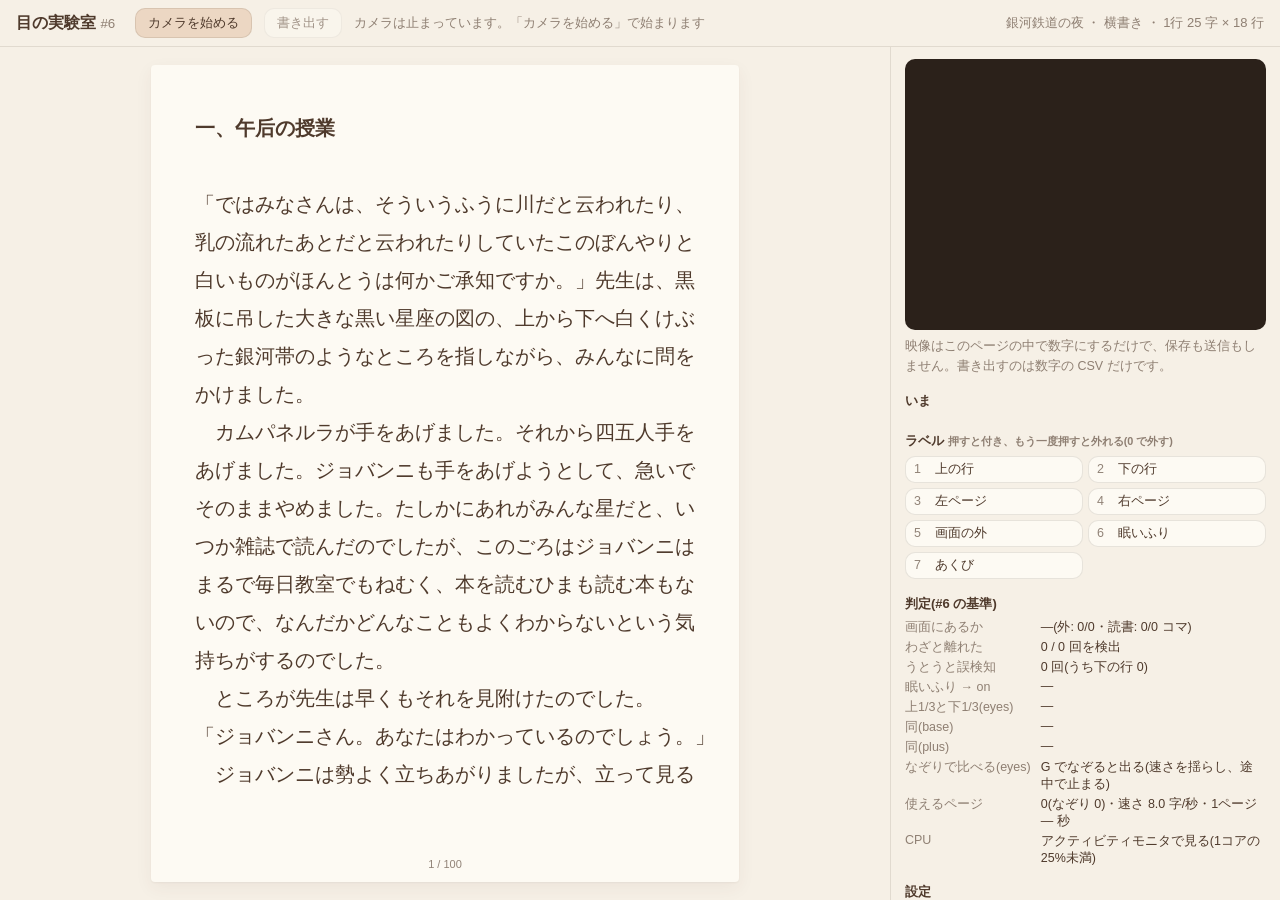
<file: tools/eyes-lab/index.html>
<!doctype html>
<!--
  目の実験室(#6)。ノートPCのカメラで、目が画面にあるか・うとうと・ページのどこを読んでいるかが、
  どこまで取れるかを、拡張に入れる前に測る。拡張には入れない。手順は README.md。

    python3 -m http.server 8000      (リポジトリの一番上で)
    → http://localhost:8000/tools/eyes-lab/

  カメラの映像はこのページの中で数字にするだけで、保存も送信もしない。
  MediaPipe(JS・WASM・顔のモデル)はネットから読む(拡張に入れるときは #7 で同梱する)。
-->
<html lang="ja">
  <head>
    <meta charset="utf-8" />
    <meta name="viewport" content="width=device-width, initial-scale=1" />
    <title>よみりん 目の実験室</title>
    <style>
      :root {
        --bg: #f6f0e6;
        --paper: #fdfaf3;
        --ink: #4f3a2c;
        --muted: rgba(79, 58, 44, 0.62);
        --faint: rgba(79, 58, 44, 0.12);
        --caramel: #c58a5c;
        --caramel-soft: #ecd7c3;
        --sage: #94a888;
        --sage-soft: #e3eadb;
        --sage-ink: #55694a;
        --danger: #b5523b;
        --shadow: 0 1px 2px rgba(79, 58, 44, 0.05), 0 6px 18px rgba(79, 58, 44, 0.06);
        font-family: 'Hiragino Maru Gothic ProN', 'Zen Maru Gothic', 'M PLUS Rounded 1c', sans-serif;
        color: var(--ink);
      }
      body {
        margin: 0;
        height: 100vh;
        background: var(--bg);
        display: grid;
        grid-template-rows: auto 1fr;
        overflow: hidden;
      }
      header {
        display: flex;
        align-items: center;
        gap: 12px;
        padding: 8px 16px;
        border-bottom: 1px solid var(--faint);
        font-size: 13px;
      }
      h1 {
        font-size: 16px;
        margin: 0 8px 0 0;
      }
      h1 small {
        color: var(--muted);
        font-weight: normal;
      }
      #status,
      #where {
        color: var(--muted);
      }
      #where {
        margin-left: auto;
      }
      button {
        font: inherit;
        color: var(--ink);
        background: var(--paper);
        border: 1px solid var(--faint);
        border-radius: 10px;
        padding: 5px 12px;
        cursor: pointer;
      }
      button:disabled {
        opacity: 0.5;
        cursor: default;
      }
      #start {
        background: var(--caramel-soft);
      }
      main {
        display: grid;
        grid-template-columns: 1fr 390px;
        min-height: 0;
      }
      #stage {
        display: flex;
        align-items: center;
        justify-content: center;
        min-width: 0;
        min-height: 0;
        position: relative;
      }
      #book {
        display: flex;
      }
      #book.v.spread {
        flex-direction: row-reverse;
      }
      .page {
        background: var(--paper);
        box-shadow: var(--shadow);
        border-radius: 4px;
        box-sizing: border-box;
        padding: var(--pad);
        position: relative;
        cursor: pointer;
        font-family: 'Hiragino Mincho ProN', 'Yu Mincho', 'Noto Serif JP', serif;
        font-size: var(--fs);
        font-kerning: none;
        user-select: none;
      }
      .v .body {
        writing-mode: vertical-rl;
        height: 100%;
      }
      .line {
        white-space: pre;
        line-height: var(--lh);
        border-radius: 3px;
      }
      .h .line {
        height: var(--lh);
      }
      .v .line {
        width: var(--lh);
      }
      .line.title {
        font-weight: 600;
      }
      .foot {
        position: absolute;
        bottom: 12px;
        left: 0;
        right: 0;
        text-align: center;
        font: 11px/1 'Hiragino Maru Gothic ProN', sans-serif;
        color: var(--muted);
      }
      /* なぞる: いまの行だけ濃く、ほかは薄く。行の中の進みを下線で見せる */
      .guiding .line {
        opacity: 0.32;
      }
      .guiding .line.guide {
        opacity: 1;
      }
      .h .line.guide {
        background: linear-gradient(to right, var(--caramel-soft) var(--g, 0%), transparent var(--g, 0%)) bottom / 100% 3px no-repeat;
      }
      .v .line.guide {
        background: linear-gradient(to bottom, var(--caramel-soft) var(--g, 0%), transparent var(--g, 0%)) left / 3px 100% no-repeat;
      }
      /* 推定: このあたりを読んでいるはず。真ん中の行を濃く、確からしさの幅を薄く(門が閉じているときは枠だけ) */
      .line.est {
        box-shadow: inset 0 0 0 999px rgba(148, 168, 136, 0.26);
      }
      .line.near {
        box-shadow: inset 0 0 0 999px rgba(148, 168, 136, 0.1);
      }
      .line.est.closed,
      .line.near.closed {
        box-shadow: inset 0 0 0 1px rgba(148, 168, 136, 0.45);
      }
      #panel {
        overflow-y: auto;
        border-left: 1px solid var(--faint);
        padding: 12px 14px 24px;
        font-size: 12.5px;
      }
      #panel h2 {
        font-size: 13px;
        margin: 16px 0 6px;
      }
      #cam {
        position: relative;
        width: 100%;
        aspect-ratio: 4 / 3;
        background: #2b211a;
        border-radius: 10px;
        overflow: hidden;
      }
      #cam video,
      #cam canvas {
        position: absolute;
        inset: 0;
        width: 100%;
        height: 100%;
        transform: scaleX(-1);
        object-fit: contain;
      }
      dl {
        display: grid;
        grid-template-columns: max-content 1fr;
        gap: 3px 10px;
        margin: 0;
      }
      dt {
        color: var(--muted);
      }
      dd {
        margin: 0;
        font-variant-numeric: tabular-nums;
      }
      .ok {
        color: var(--sage-ink);
      }
      .ng {
        color: var(--danger);
      }
      #labels {
        display: grid;
        grid-template-columns: repeat(2, 1fr);
        gap: 5px;
      }
      #labels button {
        text-align: left;
        padding: 4px 8px;
      }
      #labels button.on {
        background: var(--sage-soft);
        border-color: var(--sage);
      }
      kbd {
        display: inline-block;
        min-width: 1.2em;
        margin-right: 6px;
        color: var(--muted);
        font-family: inherit;
      }
      .settings {
        display: grid;
        grid-template-columns: max-content 1fr;
        gap: 6px 10px;
        align-items: center;
      }
      .settings select,
      .settings input[type='number'],
      .settings input[type='text'] {
        font: inherit;
        color: var(--ink);
        background: var(--paper);
        border: 1px solid var(--faint);
        border-radius: 8px;
        padding: 3px 6px;
        min-width: 0;
      }
      .note {
        color: var(--muted);
        margin: 6px 0 0;
        line-height: 1.6;
      }
    </style>
  </head>
  <body>
    <header>
      <h1>目の実験室 <small>#6</small></h1>
      <button id="start">カメラを始める</button>
      <button id="export" disabled>書き出す</button>
      <span id="status"></span>
      <span id="where"></span>
    </header>
    <main>
      <section id="stage"><div id="book"></div></section>
      <aside id="panel">
        <div id="cam"><video id="video" playsinline muted></video><canvas id="overlay"></canvas></div>
        <p class="note">映像はこのページの中で数字にするだけで、保存も送信もしません。書き出すのは数字の CSV だけです。</p>

        <h2>いま</h2>
        <dl id="now"></dl>

        <h2>ラベル <small class="note">押すと付き、もう一度押すと外れる(0 で外す)</small></h2>
        <div id="labels"></div>

        <h2>判定(#6 の基準)</h2>
        <dl id="judge"></dl>

        <h2>設定</h2>
        <div class="settings">
          <label for="book">本</label><select id="book"></select>
          <label for="vertical">組み方</label>
          <select id="vertical">
            <option value="false">横書き(→ でめくる)</option>
            <option value="true">縦書き(← でめくる)</option>
          </select>
          <label for="spread">見開き</label><input id="spread" type="checkbox" />
          <label for="fs">文字</label>
          <select id="fs">
            <option value="18">18px</option>
            <option value="20">20px</option>
            <option value="22">22px</option>
            <option value="24">24px</option>
          </select>
          <label for="fps">1秒に</label>
          <select id="fps">
            <option value="6">6コマ(#7 の予定)</option>
            <option value="15">15コマ</option>
            <option value="30">30コマ</option>
          </select>
          <label for="res">カメラ</label>
          <select id="res">
            <option value="320">320×240(#7 の予定)</option>
            <option value="640">640×480</option>
          </select>
          <label for="show">推定を帯で見せる</label><input id="show" type="checkbox" />
          <label for="guided">なぞる(G)</label><input id="guided" type="checkbox" />
          <label for="speed">なぞる速さ</label><input id="speed" type="number" min="0" max="30" step="0.5" title="字/秒。0 はふつうに読んだページから測った速さ" />
          <label for="set">推定に使う数字</label>
          <select id="set">
            <option value="eyes">eyes: 目だけ(虹彩の位置・視線・まぶたの開き 14)</option>
            <option value="base">base: 虹彩の位置と頭の向き(#8 の6つ)</option>
            <option value="plus">plus: eyes + 頭の向き(16)</option>
          </select>
          <label for="flip">pitch の向きを逆に</label><input id="flip" type="checkbox" />
          <label for="note">条件</label><input id="note" type="text" placeholder="眼鏡あり・昼の部屋・外付け など" />
        </div>
        <p class="note">めくる: スペース・→(縦書きは ←)・ページをクリック。戻る: ←(縦書きは →)。E で帯を消す。<br />帯: めくるとページの頭から、ふだんの速さで進み、目の数字で速さと位置を直す(画面から外れている間は止まる)。濃い行が真ん中、薄い行が確からしさの幅。<br />なぞる: いまの行だけが濃くなり、下線が進む。速さはページごとに ×0.6〜1.5 で揺れ、途中で一度 2.5 秒止まる。それを目で追うと、本当の位置と「目だけ・時間だけ・合わせた」を比べられる。</p>
      </aside>
    </main>
    <script type="module" src="./lab.js"></script>
  </body>
</html>
</file>
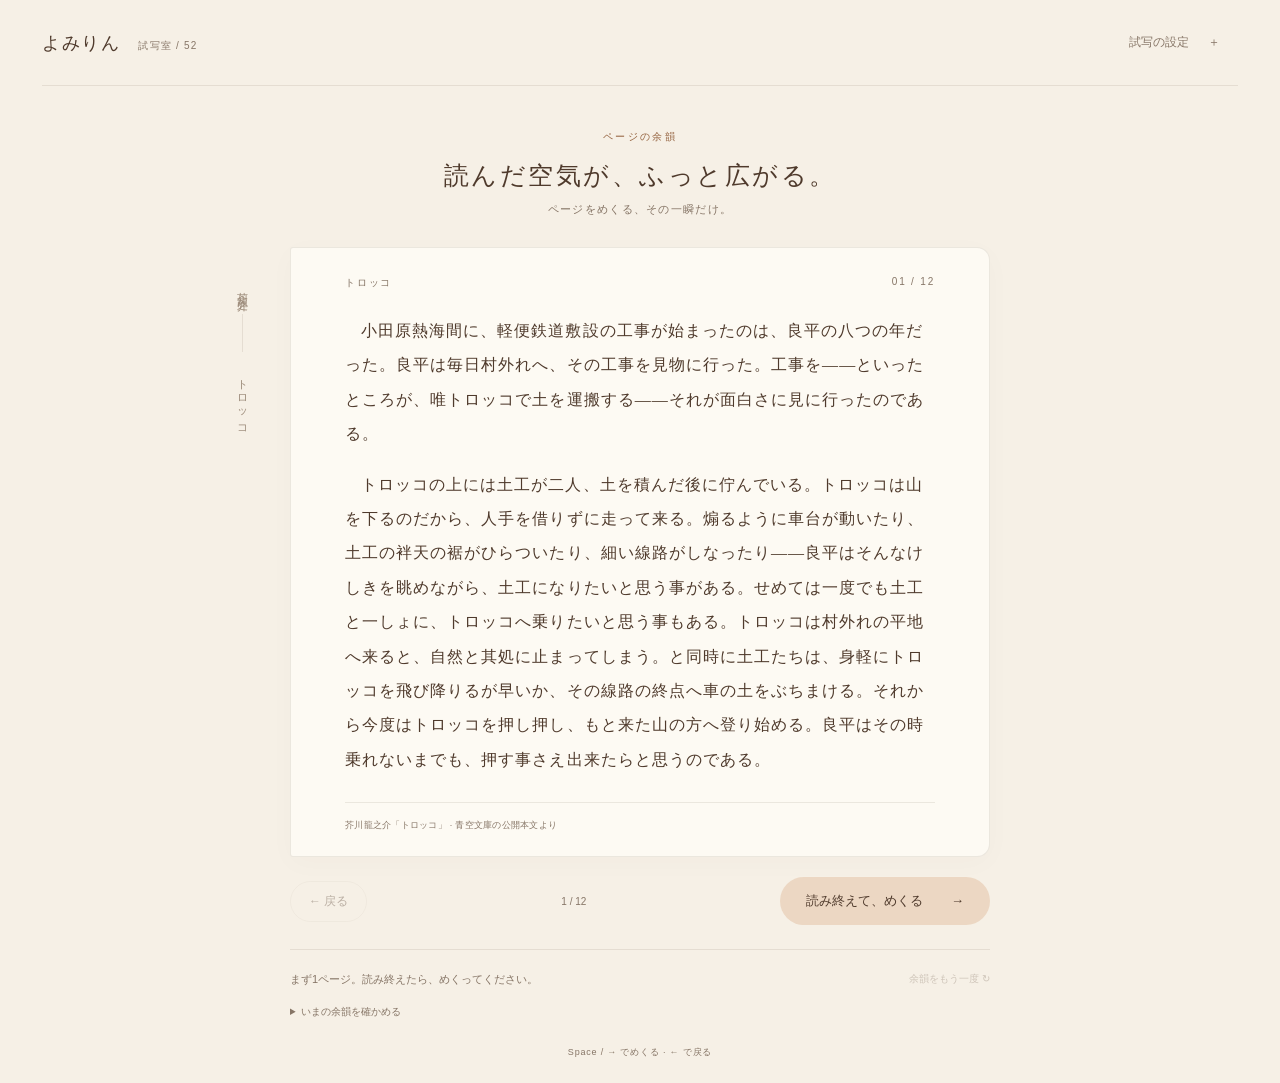
<file: tools/preview/atmosphere/index.html>
<!doctype html>
<html lang="ja">
<head>
<meta charset="utf-8"><meta name="viewport" content="width=device-width,initial-scale=1">
<title>よみりん · ページの余韻</title>
<link rel="stylesheet" href="./style.css">
</head>
<body>
<header class="top"><a class="brand" href="../">よみりん<span>試写室 / 52</span></a><button id="settings-toggle" aria-expanded="false" aria-controls="settings">試写の設定 <span aria-hidden="true">＋</span></button></header>
<section id="settings" hidden aria-label="試写の設定">
<div><label for="mode">演出</label><select id="mode"><option value="linked">本文に連動</option><option value="constant">毎回同じ（比較用）</option><option value="off">なし</option></select></div>
<div><label for="strength">強さ <output id="strength-value">100%</output></label><input id="strength" type="range" min="0" max="150" value="100" step="10"></div>
<div><label for="jump">ページへ移動</label><select id="jump"></select></div>
<label class="check"><input id="reduced" type="checkbox">動きを減らす</label>
<p>手付けの演出台本で、体験を比べる試作です。AIの自動判定・API通信はありません。</p>
</section>
<main>
<div class="intro"><span class="eyebrow">ページの余韻</span><h1>読んだ空気が、ふっと広がる。</h1><p>ページをめくる、その一瞬だけ。</p></div>
<div class="reader-wrap">
<div class="side-note" aria-hidden="true"><span>芥川龍之介</span><i></i><span>トロッコ</span></div>
<article id="paper" aria-label="トロッコの本文"><div class="book-meta"><span>トロッコ</span><span id="folio">01 / 12</span></div><div id="prose"></div><div id="end" hidden><p class="end-title">トロッコ　読了</p><p>いまの余韻は、読む時間に合っていましたか。</p><button id="restart">もう一度、はじめから</button></div><footer>芥川龍之介「トロッコ」 · 青空文庫の公開本文より</footer></article>
</div>
<nav class="reading-controls" aria-label="ページ操作"><button id="back" disabled>← 戻る</button><span id="position">1 / 12</span><button id="next" class="primary" disabled>読み終えて、めくる <span aria-hidden="true">→</span></button></nav>
<div class="afterglow"><div class="afterglow-top"><span id="status" role="status">読み込み中…</span><button id="replay" disabled>余韻をもう一度 ↻</button></div><details id="evidence"><summary>いまの余韻を確かめる</summary><div id="source">読み終えたページの根拠だけを、ここに表示します。</div><label class="check"><input id="freeze" type="checkbox">コマ止めで見る</label><div id="scrub" hidden><input id="time" type="range" min="0" max="1800" value="260" step="10" aria-label="演出の時刻"><output id="time-value">260 ms</output></div></details></div>
<p class="keyboard">Space / → でめくる · ← で戻る</p>
</main>
<div id="fx-edge" class="fx" aria-hidden="true"></div><div id="fx-flash" class="fx" aria-hidden="true"></div>
<script type="module" src="./preview.js"></script>
</body></html>
</file>
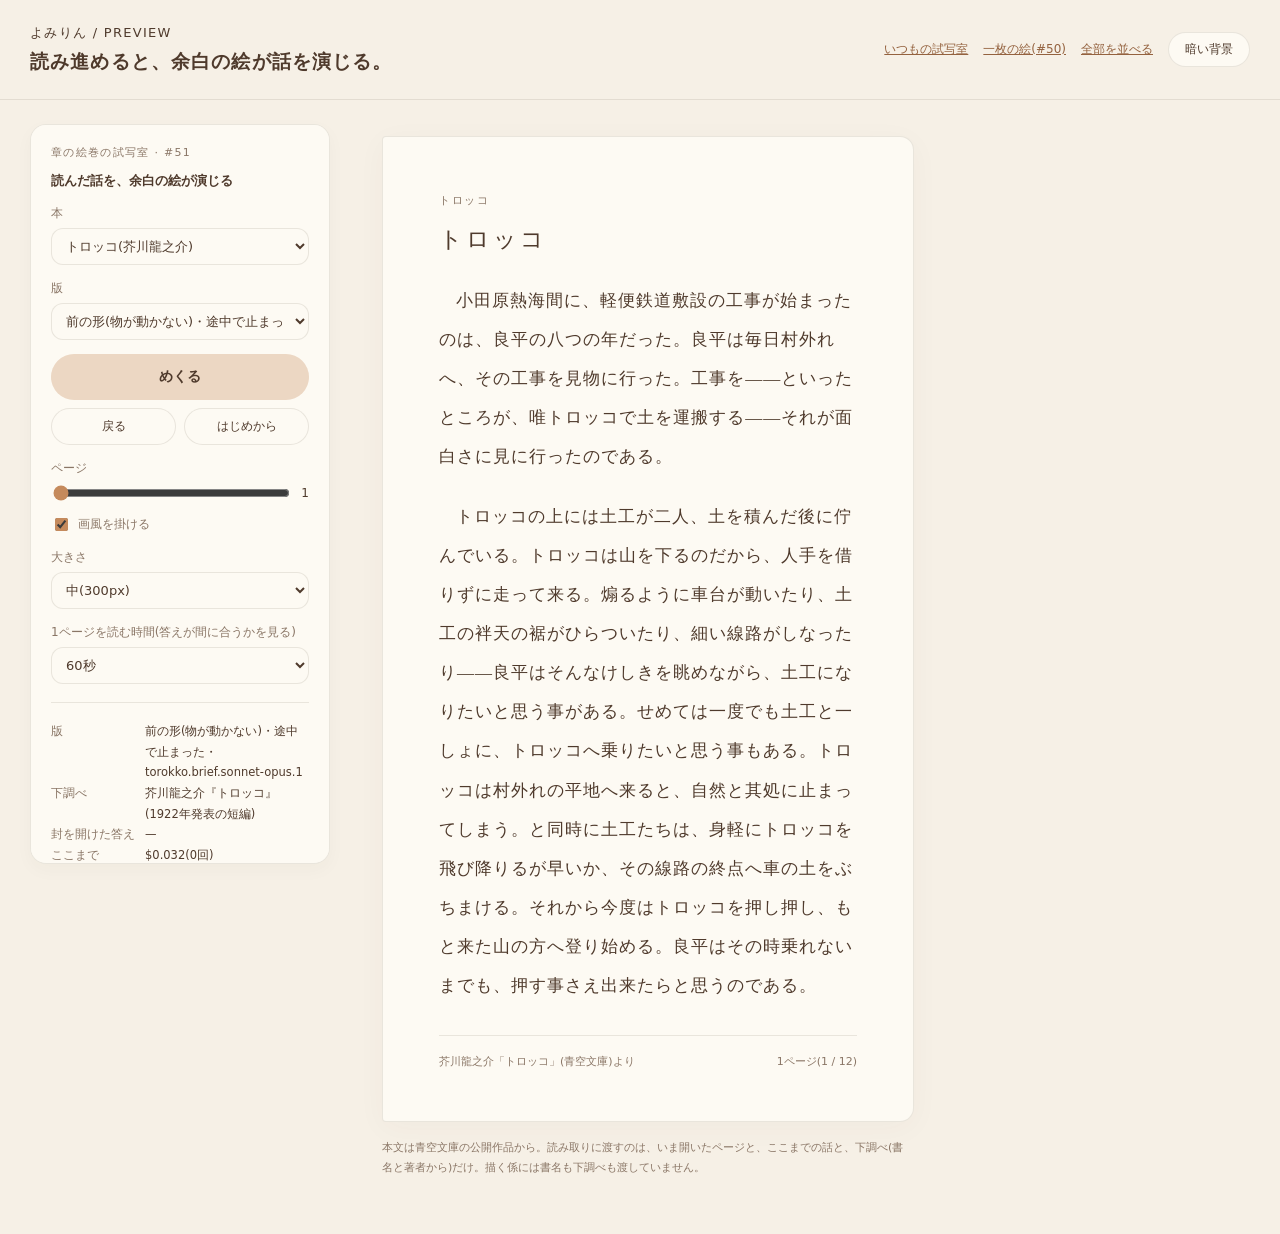
<file: tools/preview/emaki/index.html>
<!doctype html>
<html lang="ja">
<head>
  <meta charset="utf-8">
  <meta name="viewport" content="width=device-width, initial-scale=1">
  <title>よみりん · 章の絵巻の試写室</title>
  <style>
    :root{--bg:#f6f0e6;--paper:#fdfaf3;--ink:#4f3a2c;--muted:#8a7666;--line:#4f3a2c1c;--accent:#94623f;--soft:#ecd7c3;--warn:#b5523b;--card:300px;color-scheme:light;font-family:'Hiragino Maru Gothic ProN','Zen Maru Gothic',system-ui,sans-serif;color:var(--ink)}
    *{box-sizing:border-box}body{margin:0;background:var(--bg);color:var(--ink)}button,select,input{font:inherit}button,select{color:var(--ink);border:1px solid var(--line);background:var(--paper);border-radius:12px;padding:9px 10px}button{cursor:pointer}button:hover{background:var(--soft)}button:focus-visible,a:focus-visible,select:focus-visible,input:focus-visible{outline:2px solid #6b8fba;outline-offset:3px}a{color:var(--accent)}
    header{position:relative;z-index:30;display:flex;justify-content:space-between;align-items:center;gap:20px;padding:24px 30px;border-bottom:1px solid var(--line);background:var(--bg)}.brand{font-size:13px;letter-spacing:.1em}h1{font-size:19px;font-weight:600;letter-spacing:.06em;margin:7px 0 0}.header-actions{display:flex;align-items:center;gap:15px;font-size:12px}.header-actions button{border-radius:999px;padding:8px 16px}
    .layout{display:grid;grid-template-columns:300px 1fr;gap:28px;padding:24px 30px 40px;align-items:start}.controls{position:sticky;top:20px;z-index:30;background:var(--paper);border:1px solid var(--line);border-radius:16px;padding:20px;box-shadow:0 6px 18px #4f3a2c08;max-height:calc(100vh - 160px);overflow:auto;scrollbar-width:thin}.eyebrow{font-size:11px;letter-spacing:.12em;color:var(--muted);margin:0 0 12px}h2{font-size:13px;font-weight:600;margin:0 0 12px}h3{font-size:12px;font-weight:600;margin:16px 0 6px}.field{display:block;margin-top:15px;font-size:12px;color:var(--muted)}.field select{display:block;width:100%;margin-top:6px;font-size:13px}.range{display:flex;gap:9px;align-items:center;margin-top:6px}input[type=range]{width:100%;accent-color:#c58a5c;min-width:0}output{font-size:12px;white-space:nowrap;text-align:right;color:var(--ink)}.check{display:flex;align-items:center;gap:7px;font-size:12px;margin-top:12px;color:var(--muted)}input[type=checkbox]{accent-color:#c58a5c}.rule{height:1px;background:var(--line);margin:18px 0}.play{display:block;width:100%;border-radius:999px;padding:13px;background:var(--soft);border-color:transparent;font-weight:600;font-size:14px;margin-top:14px}.pair{display:grid;grid-template-columns:1fr 1fr;gap:8px;margin-top:8px}.pair button{border-radius:999px;font-size:12px}.hint{font-size:11px;color:var(--muted);line-height:1.8;margin:0}
    .facts{font-size:11.5px;line-height:1.8;margin:0;display:grid;grid-template-columns:auto 1fr;gap:0 10px}.facts dt{color:var(--muted)}.facts dd{margin:0;font-variant-numeric:tabular-nums}.list{list-style:none;padding:0;margin:0;font-size:11.5px;line-height:1.7}.list li{padding-left:1.4em;text-indent:-1.4em;margin-bottom:2px}.list .quote{color:var(--muted);font-weight:400}.list .warn{color:var(--warn)}.list .new{font-weight:600}.note{font-size:10.5px;color:var(--muted);margin:0 0 6px}
    .reading{min-width:0;padding:12px calc(var(--card) + 36px) 0 24px;position:relative}.book{max-width:620px;margin:0 auto;min-height:640px;padding:56px 56px 52px;background:var(--paper);box-shadow:0 6px 30px #4f3a2c09;border:1px solid var(--line);border-radius:4px 14px 14px 4px}.chapter{font-size:11px;letter-spacing:.15em;color:var(--muted);margin:0 0 16px}.book h2{font-size:23px;font-weight:500;letter-spacing:.13em;margin-bottom:26px}.prose{font-family:'Hiragino Mincho ProN','Yu Mincho',serif;font-size:17px;line-height:2.3;letter-spacing:.06em}.prose p{margin:0 0 1.2em;text-indent:1em}.prose p.cont{text-indent:0}.folio{display:flex;align-items:center;justify-content:space-between;gap:12px;margin-top:30px;padding-top:18px;border-top:1px solid var(--line);font-size:11px;color:var(--muted)}.reading-note{max-width:620px;margin:16px auto;font-size:11px;line-height:1.8;color:var(--muted)}
    .scene-card{position:fixed;right:24px;bottom:20px;width:var(--card);aspect-ratio:4/3;pointer-events:none;z-index:10;overflow:hidden;border-radius:3px;background:#fdfaf3;opacity:0;box-shadow:0 6px 14px #4f3a2c22}
    .stage{position:absolute;left:0;top:0;width:320px;height:240px;transform-origin:0 0}.strip{position:absolute;inset:0}.panel{position:absolute;top:0;width:320px;height:240px;-webkit-mask-image:linear-gradient(90deg,transparent,#000 9%,#000 91%,transparent);mask-image:linear-gradient(90deg,transparent,#000 9%,#000 91%,transparent)}.panel img,.panel .mover,.panel .tint,.stage .edge{position:absolute;left:0;top:0;width:320px;height:240px}.panel .tint{mix-blend-mode:multiply;opacity:0}
    .unroll{position:fixed;inset:0;z-index:40;display:none;place-items:center;background:#f6f0e6e6;backdrop-filter:blur(2px)}.unroll.on{display:grid}.unroll .frame{width:min(1100px,92vw);overflow:hidden;border-radius:4px;box-shadow:0 10px 40px #4f3a2c22;background:var(--paper)}.unroll img{display:block;height:min(52vh,420px);width:auto;max-width:none;transform:translateX(0)}.unroll .bar{display:flex;justify-content:space-between;align-items:center;gap:16px;width:min(1100px,92vw);margin-top:14px;font-size:12px;color:var(--muted)}.unroll .bar button{border-radius:999px;padding:9px 18px}
    .all{padding:24px 30px 60px}.all section{margin-bottom:44px}.all h2{font-size:15px;margin:0 0 4px}.all .sub{font-size:11.5px;color:var(--muted);margin:0 0 12px;line-height:1.7}.all .scroll{overflow-x:auto;margin:6px 0 14px;padding-bottom:6px}.all .scroll img{display:block;height:200px;width:auto;max-width:none;border-radius:3px;box-shadow:0 4px 12px #4f3a2c14}.all table{border-collapse:collapse;width:100%;font-size:11.5px;line-height:1.6}.all td{border-top:1px solid var(--line);padding:8px 10px 8px 0;vertical-align:top}.all td.pics{display:flex;gap:10px;flex-wrap:wrap;width:470px}.all td img{width:220px;display:block;border-radius:3px;box-shadow:0 3px 10px #4f3a2c14}.all td.meta{width:120px;color:var(--muted)}.all ul{margin:0;padding-left:1.1em}.all .warn{color:var(--warn)}
    body.dark{--bg:#20242b;--paper:#2a2e35;--ink:#e7ddd0;--muted:#b3a79a;--line:#e7ddd01b;--accent:#dbb38e;--soft:#4c4037;--warn:#e59a86;color-scheme:dark}body.dark .unroll{background:#20242be6}
    body.all-view .layout,body.all-view .scene-card{display:none}body:not(.all-view) .all{display:none}
    @media(prefers-reduced-motion:reduce){.unroll img{transition:none!important}}
    @media(max-width:900px){.layout{grid-template-columns:250px 1fr;padding:20px 18px;gap:16px}.controls{padding:16px}.reading{padding:0 calc(var(--card) + 24px) 0 0}.book{padding:40px 28px}.prose{font-size:16px}:root{--card:220px}}
  </style>
</head>
<body>
  <header><div><div class="brand">よみりん / PREVIEW</div><h1>読み進めると、余白の絵が話を演じる。</h1></div><div class="header-actions"><a href="../">いつもの試写室</a><a href="../scene/">一枚の絵(#50)</a><a id="view-link" href="?view=all">全部を並べる</a><button id="theme" type="button" aria-pressed="false">暗い背景</button></div></header>
  <main class="layout">
    <aside class="controls" aria-label="絵巻の設定">
      <p class="eyebrow">章の絵巻の試写室 · #51</p><h2>読んだ話を、余白の絵が演じる</h2>
      <label class="field">本<select id="book"></select></label>
      <label class="field">版<select id="run"></select></label>
      <button id="turn" class="play" type="button">めくる</button>
      <div class="pair"><button id="back" type="button">戻る</button><button id="reset" type="button">はじめから</button></div>
      <label class="field" for="page">ページ</label><div class="range"><input id="page" type="range" min="0" max="0" step="1" value="0"><output id="page-out" for="page">1</output></div>
      <label class="check"><input type="checkbox" id="styled" checked>画風を掛ける</label>
      <label class="field">大きさ<select id="size"><option value="220">小(220px)</option><option value="300" selected>中(300px)</option><option value="380">大(380px)</option></select></label>
      <label class="field">1ページを読む時間(答えが間に合うかを見る)<select id="pace"><option value="30000">30秒</option><option value="60000" selected>60秒</option><option value="90000">90秒</option><option value="120000">2分</option></select></label>
      <div class="rule"></div>
      <dl class="facts" id="facts"></dl>
      <h3>ここまでの話</h3><p class="note">端末に本ごとに残すもの。本番では画面に出さない(教えない)。○ は語句が段落にそのまま有る</p><ul class="list" id="story"></ul>
      <h3>このめくりで演じたこと</h3><p class="note">めくった瞬間に封を開けた、いま読み終えたページの場面。時刻はめくってからの秒</p><ul class="list" id="cues"></ul>
      <h3>いまの場面と物</h3><ul class="list" id="things"></ul>
      <h3>門で止めたもの</h3><p class="note">読み取りが付けた語句が、送ったページに無かったもの。「先」は、それより後のページにだけ有る語句</p><ul class="list" id="dropped"></ul>
      <h3>判定役</h3><ul class="list" id="judge"></ul>
      <div class="rule"></div>
      <p class="hint">ページを開いた瞬間に、そのページ(まだ読んでいない)を送って場面と動きを用意させ、答えには封をしておきます。めくった瞬間に封を開け、いま読み終えたページの場面を数秒のアニメで演じます(区画が流れる・物が道に沿って走る・揺れる・現れる・灯る・日が暮れる)。読んでいる間は止まっています。章の最後のページでめくると、最後の場面を演じてから章の絵巻が広がります。Space / → でめくり、← で戻ります(戻ったときは演じない)。</p>
    </aside>
    <div class="reading">
      <article class="book"><p class="chapter" id="chapter"></p><h2 id="title"></h2><div class="prose" id="prose"></div><footer class="folio"><span id="source"></span><span id="folio">1</span></footer></article>
      <p class="reading-note">本文は青空文庫の公開作品から。読み取りに渡すのは、いま開いたページと、ここまでの話と、下調べ(書名と著者から)だけ。描く係には書名も下調べも渡していません。</p>
    </div>
  </main>
  <div class="scene-card" id="card" aria-hidden="true"><div class="stage" id="stage"><div class="strip" id="strip"></div><img class="edge" id="edge" alt="" draggable="false"></div></div>
  <svg width="0" height="0" style="position:absolute" aria-hidden="true"><path id="measure" d="M0 0"/></svg>
  <div class="unroll" id="unroll" role="dialog" aria-label="章の絵巻"><div><div class="frame"><img id="scroll" alt="" draggable="false"></div><div class="bar"><span id="unroll-note"></span><button id="close" type="button">次へ</button></div></div></div>
  <div class="all" id="all"></div>
  <script type="module" src="./preview.js"></script>
</body>
</html>
</file>
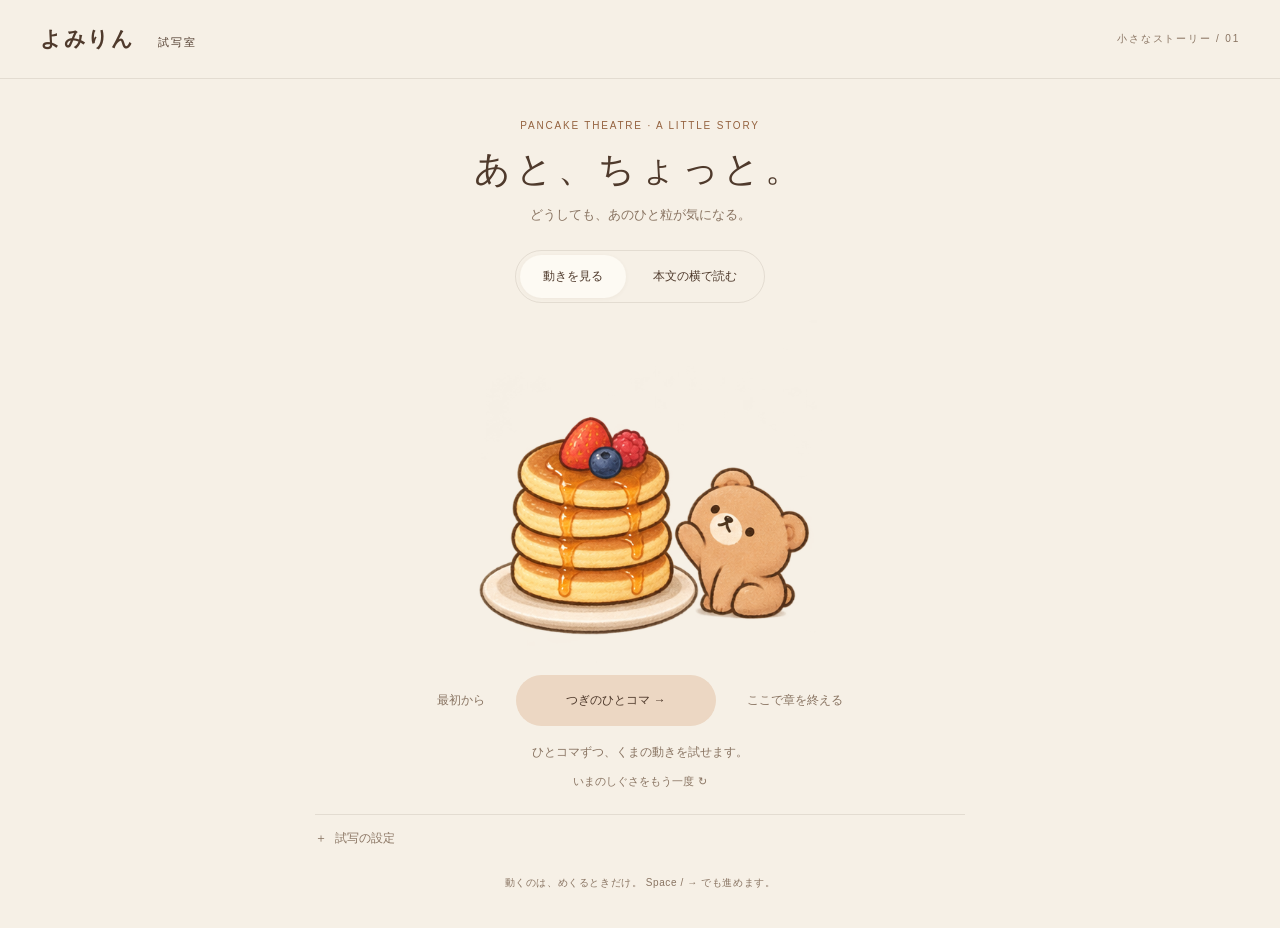
<file: tools/preview/pancakes/index.html>
<!doctype html><html lang="ja"><head><meta charset="utf-8"><meta name="viewport" content="width=device-width,initial-scale=1"><title>よみりん · パンケーキの小さな劇場</title><link rel="stylesheet" href="style.css"></head>
<body><header><a href="../" class="brand">よみりん <small>試写室</small></a><span class="edition">小さなストーリー / 01</span></header>
<main><div class="intro"><span class="eyebrow">PANCAKE THEATRE · A LITTLE STORY</span><h1>あと、ちょっと。</h1><p>どうしても、あのひと粒が気になる。</p></div>
<div class="toolbar" role="group" aria-label="試写モード"><button id="theatre" aria-pressed="true">動きを見る</button><button id="reading" aria-pressed="false">本文の横で読む</button></div>
<div id="layout"><article id="paper" hidden aria-label="トロッコの本文"><div class="book-meta"><span>芥川龍之介 · トロッコ</span><span id="folio"></span></div><div id="prose"></div><footer>青空文庫の公開本文より</footer></article>
<div class="stage-wrap"><div id="stage" role="img" aria-label="パンケーキを積むくま"></div></div></div>
<nav aria-label="試写の操作"><button id="reset" class="quiet">最初から</button><button id="next" class="primary" disabled>つぎのひとコマ <span aria-hidden="true">→</span></button><button id="finish" class="quiet" disabled>章を読み終える</button></nav>
<p id="status" role="status">準備しています…</p><div class="replay-row"><button id="replay" disabled>いまのしぐさをもう一度 ↻</button></div>
<details id="settings"><summary>試写の設定</summary><div class="settings-row"><label>本文の区切り <select id="length"><option value="short">ふつう</option><option value="long" selected>細かく（長い章の進行を試す）</option></select></label><label><input type="checkbox" id="reduced">動きを止めて見る</label></div><p>同じ4枚の山と3つの果物をつないだ、6場面の試作です。動きを見るモードでは一操作で一場面。読書モードでは変わらないページも挟みます。結末は、危機まで進んだ章末に現れます。途中の章末は、その場面で静かに終わります。</p><label id="beat-picker">コマを選ぶ <select id="beat"></select></label><p id="direction"></p></details>
<p class="footnote">動くのは、めくるときだけ。 Space / → でも進めます。</p></main><script type="module" src="preview.js"></script></body></html>
</file>
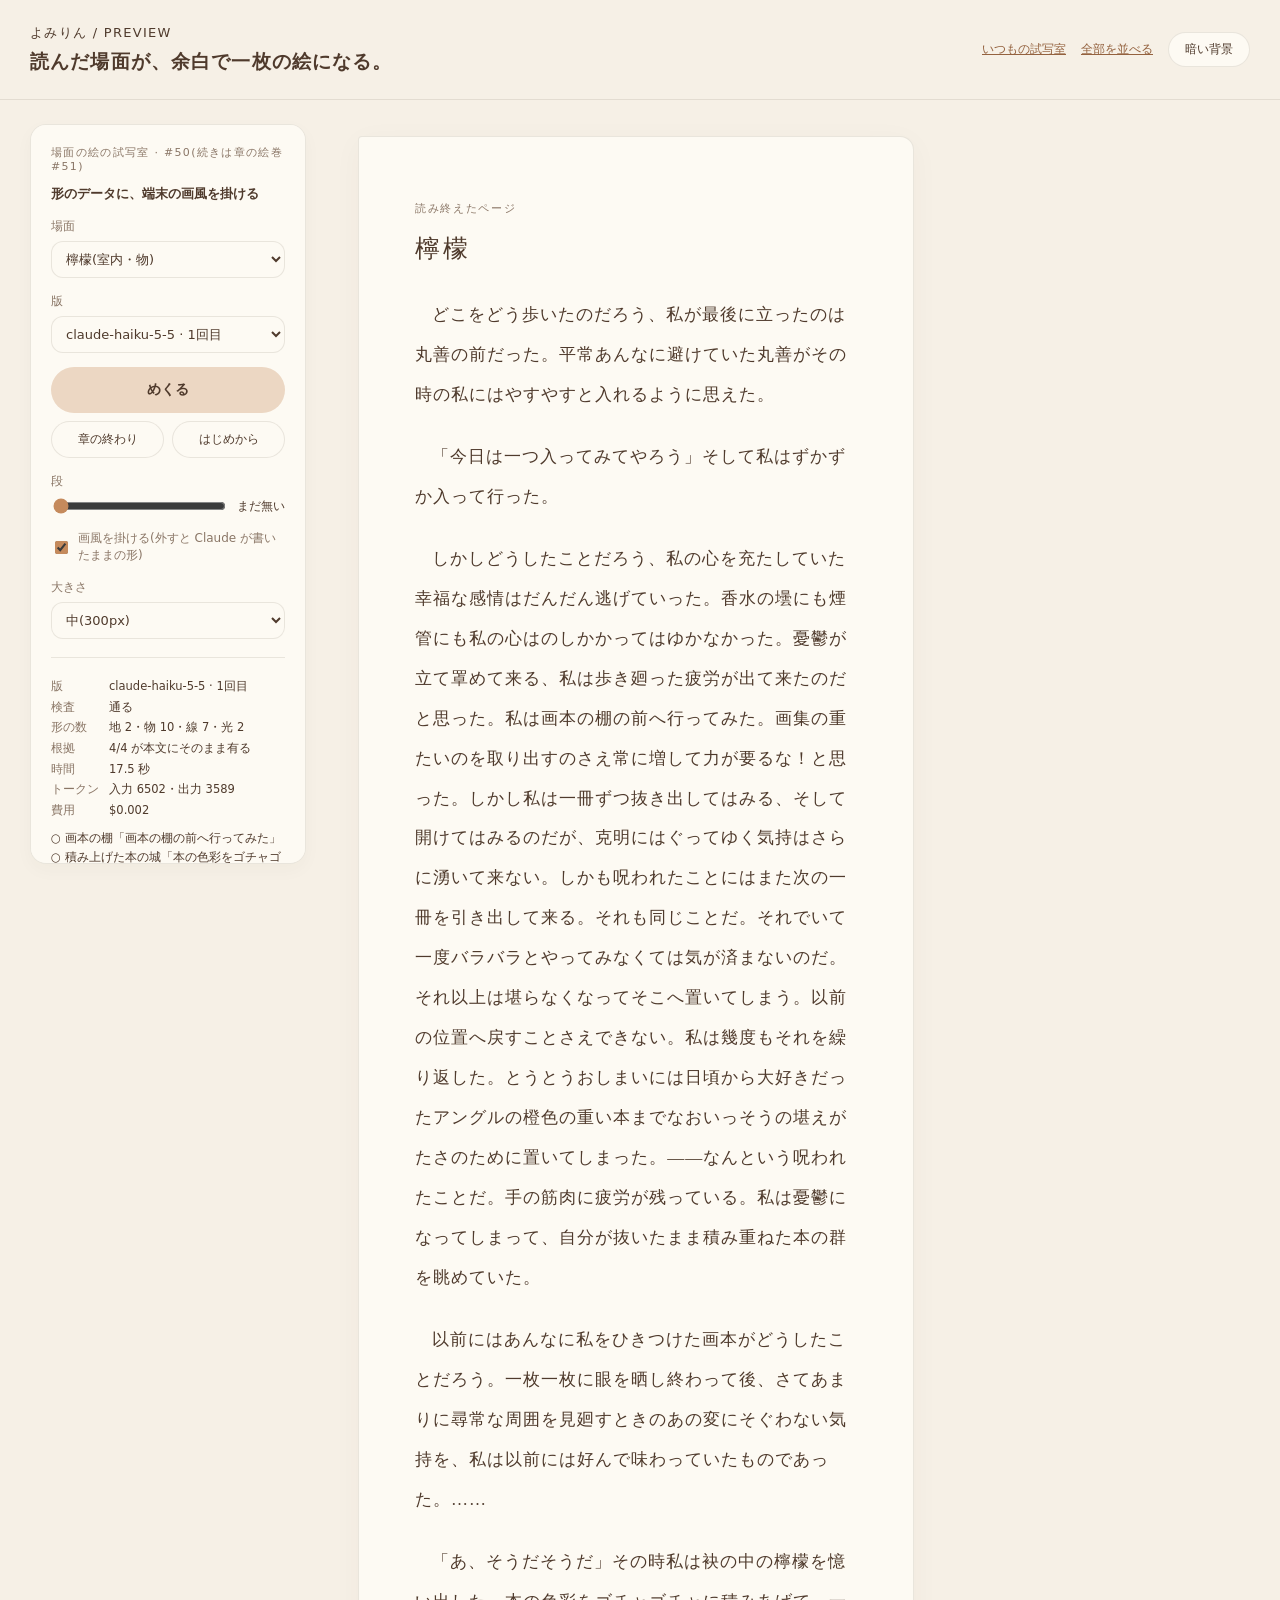
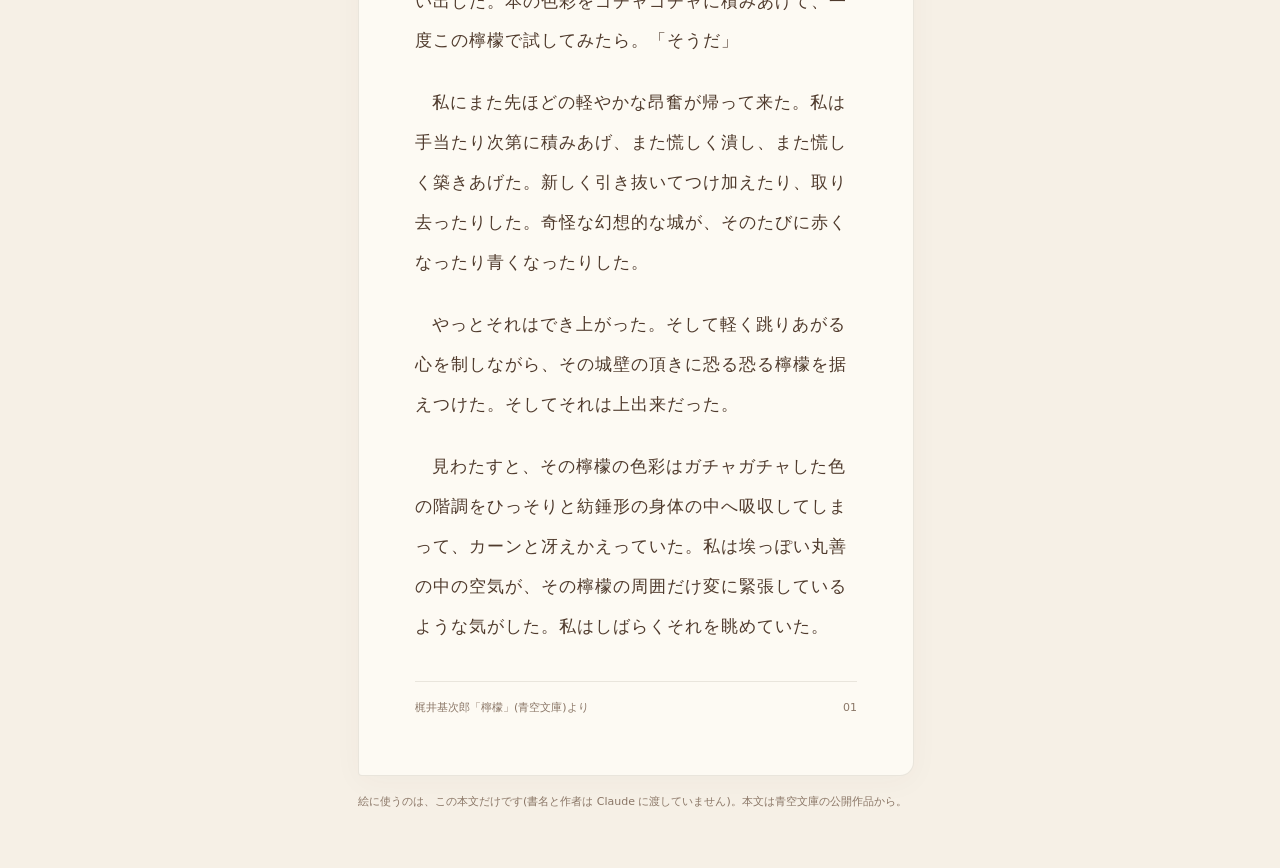
<file: tools/preview/scene/index.html>
<!doctype html>
<html lang="ja">
<head>
  <meta charset="utf-8">
  <meta name="viewport" content="width=device-width, initial-scale=1">
  <title>よみりん · 場面の絵の試写室</title>
  <style>
    :root{--bg:#f6f0e6;--paper:#fdfaf3;--ink:#4f3a2c;--muted:#8a7666;--line:#4f3a2c1c;--accent:#94623f;--soft:#ecd7c3;--card:300px;color-scheme:light;font-family:'Hiragino Maru Gothic ProN','Zen Maru Gothic',system-ui,sans-serif;color:var(--ink)}
    *{box-sizing:border-box}body{margin:0;background:var(--bg);color:var(--ink)}button,select,input{font:inherit}button,select{color:var(--ink);border:1px solid var(--line);background:var(--paper);border-radius:12px;padding:9px 10px}button{cursor:pointer}button:hover{background:var(--soft)}button:focus-visible,a:focus-visible,select:focus-visible,input:focus-visible{outline:2px solid #6b8fba;outline-offset:3px}a{color:var(--accent)}
    header{position:relative;z-index:30;display:flex;justify-content:space-between;align-items:center;gap:20px;padding:24px 30px;border-bottom:1px solid var(--line);background:var(--bg)}.brand{font-size:13px;letter-spacing:.1em}h1{font-size:19px;font-weight:600;letter-spacing:.06em;margin:7px 0 0}.header-actions{display:flex;align-items:center;gap:15px;font-size:12px}.header-actions button{border-radius:999px;padding:8px 16px}
    .layout{display:grid;grid-template-columns:276px 1fr;gap:28px;padding:24px 30px 40px;align-items:start}.controls{position:sticky;top:20px;z-index:30;background:var(--paper);border:1px solid var(--line);border-radius:16px;padding:20px;box-shadow:0 6px 18px #4f3a2c08;max-height:calc(100vh - 160px);overflow:auto;scrollbar-width:thin}.eyebrow{font-size:11px;letter-spacing:.12em;color:var(--muted);margin:0 0 12px}h2{font-size:13px;font-weight:600;margin:0 0 12px}.field{display:block;margin-top:15px;font-size:12px;color:var(--muted)}.field select{display:block;width:100%;margin-top:6px;font-size:13px}.range{display:flex;gap:9px;align-items:center;margin-top:6px}input[type=range]{width:100%;accent-color:#c58a5c;min-width:0}output{font-size:12px;white-space:nowrap;text-align:right;color:var(--ink)}.check{display:flex;align-items:center;gap:7px;font-size:12px;margin-top:14px;color:var(--muted)}input[type=checkbox]{accent-color:#c58a5c}.rule{height:1px;background:var(--line);margin:18px 0}.play{display:block;width:100%;border-radius:999px;padding:13px;background:var(--soft);border-color:transparent;font-weight:600;font-size:14px;margin-top:14px}.pair{display:grid;grid-template-columns:1fr 1fr;gap:8px;margin-top:8px}.pair button{border-radius:999px;font-size:12px}.hint{font-size:11px;color:var(--muted);line-height:1.8;margin:0}
    .facts{font-size:11.5px;line-height:1.8;margin:0;display:grid;grid-template-columns:auto 1fr;gap:0 10px}.facts dt{color:var(--muted)}.facts dd{margin:0;font-variant-numeric:tabular-nums}.items{list-style:none;padding:0;margin:8px 0 0;font-size:11.5px;line-height:1.7}.items li{padding-left:1.4em;text-indent:-1.4em}.items .no{color:#b5523b}
    .reading{min-width:0;padding:12px calc(var(--card) + 36px) 0 24px}.book{max-width:620px;margin:0 auto;min-height:720px;padding:64px 56px 60px;background:var(--paper);box-shadow:0 6px 30px #4f3a2c09;border:1px solid var(--line);border-radius:4px 14px 14px 4px}.chapter{font-size:11px;letter-spacing:.15em;color:var(--muted);margin:0 0 16px}.book h2{font-size:25px;font-weight:500;letter-spacing:.13em;margin-bottom:30px}.prose{font-family:'Hiragino Mincho ProN','Yu Mincho',serif;font-size:17px;line-height:2.35;letter-spacing:.06em}.prose p{margin:0 0 1.3em;text-indent:1em}.folio{display:flex;align-items:center;justify-content:space-between;gap:12px;margin-top:34px;padding-top:18px;border-top:1px solid var(--line);font-size:11px;color:var(--muted)}.reading-note{max-width:620px;margin:16px auto;font-size:11px;line-height:1.8;color:var(--muted)}
    .scene-card{position:fixed;right:24px;bottom:20px;width:var(--card);aspect-ratio:4/3;pointer-events:none;z-index:10}.scene-card img{position:absolute;inset:0;width:100%;height:100%;opacity:0;transition:opacity .9s ease;border-radius:3px;filter:drop-shadow(0 6px 14px #4f3a2c22)}.scene-card img.on{opacity:1}
    .grid{padding:24px 30px 60px}.grid section{margin-bottom:36px}.grid h2{font-size:15px;margin:0 0 4px}.grid .sub{font-size:11.5px;color:var(--muted);margin:0 0 12px}.grid .row{display:grid;grid-template-columns:180px repeat(5,minmax(0,1fr));gap:10px;align-items:center;margin-bottom:12px}.grid .row img{width:100%;display:block;border-radius:3px;box-shadow:0 4px 12px #4f3a2c14}.grid .head{font-size:11px;color:var(--muted);text-align:center}.grid .meta{font-size:11.5px;line-height:1.7}.grid .meta b{font-weight:600;display:block}
    body.dark{--bg:#20242b;--paper:#2a2e35;--ink:#e7ddd0;--muted:#b3a79a;--line:#e7ddd01b;--accent:#dbb38e;--soft:#4c4037;color-scheme:dark}
    body.grid-view .layout,body.grid-view .scene-card{display:none}body:not(.grid-view) .grid{display:none}
    @media(prefers-reduced-motion:reduce){.scene-card img{transition:none}}
    @media(max-width:900px){.layout{grid-template-columns:240px 1fr;padding:20px 18px;gap:16px}.controls{padding:16px}.reading{padding:0 calc(var(--card) + 24px) 0 0}.book{padding:44px 28px}.prose{font-size:16px}:root{--card:220px}.grid .row{grid-template-columns:120px repeat(5,minmax(0,1fr))}}
  </style>
</head>
<body>
  <header><div><div class="brand">よみりん / PREVIEW</div><h1>読んだ場面が、余白で一枚の絵になる。</h1></div><div class="header-actions"><a href="../">いつもの試写室</a><a id="view-link" href="?view=grid">全部を並べる</a><button id="theme" type="button" aria-pressed="false">暗い背景</button></div></header>
  <main class="layout">
    <aside class="controls" aria-label="絵の設定">
      <p class="eyebrow">場面の絵の試写室 · #50(続きは章の絵巻 #51)</p><h2>形のデータに、端末の画風を掛ける</h2>
      <label class="field">場面<select id="scene"></select></label>
      <label class="field">版<select id="version"></select></label>
      <button id="turn" class="play" type="button">めくる</button>
      <div class="pair"><button id="finish" type="button">章の終わり</button><button id="reset" type="button">はじめから</button></div>
      <label class="field" for="stage">段</label><div class="range"><input id="stage" type="range" min="0" max="4" step="1" value="0"><output id="stage-out" for="stage">まだ無い</output></div>
      <label class="check"><input type="checkbox" id="styled" checked>画風を掛ける(外すと Claude が書いたままの形)</label>
      <label class="field">大きさ<select id="size"><option value="220">小(220px)</option><option value="300" selected>中(300px)</option><option value="380">大(380px)</option></select></label>
      <div class="rule"></div>
      <dl class="facts" id="facts"></dl>
      <ul class="items" id="items" aria-label="描いた物と本文の根拠"></ul>
      <div class="rule"></div>
      <p class="hint">めくるたびに1段進み、「色が濃くなる」で待ちます(#34 では章の終わりで仕上がる)。Space / → でもめくれます。</p>
    </aside>
    <div class="reading">
      <article class="book"><p class="chapter">読み終えたページ</p><h2 id="title"></h2><div class="prose" id="prose"></div><footer class="folio"><span id="source"></span><span id="page">01</span></footer></article>
      <p class="reading-note">絵に使うのは、この本文だけです(書名と作者は Claude に渡していません)。本文は青空文庫の公開作品から。</p>
    </div>
  </main>
  <div class="scene-card" aria-hidden="true"><img id="pic-a" alt="" draggable="false"><img id="pic-b" alt="" draggable="false"></div>
  <div class="grid" id="grid"></div>
  <script type="module" src="./preview.js"></script>
</body>
</html>
</file>
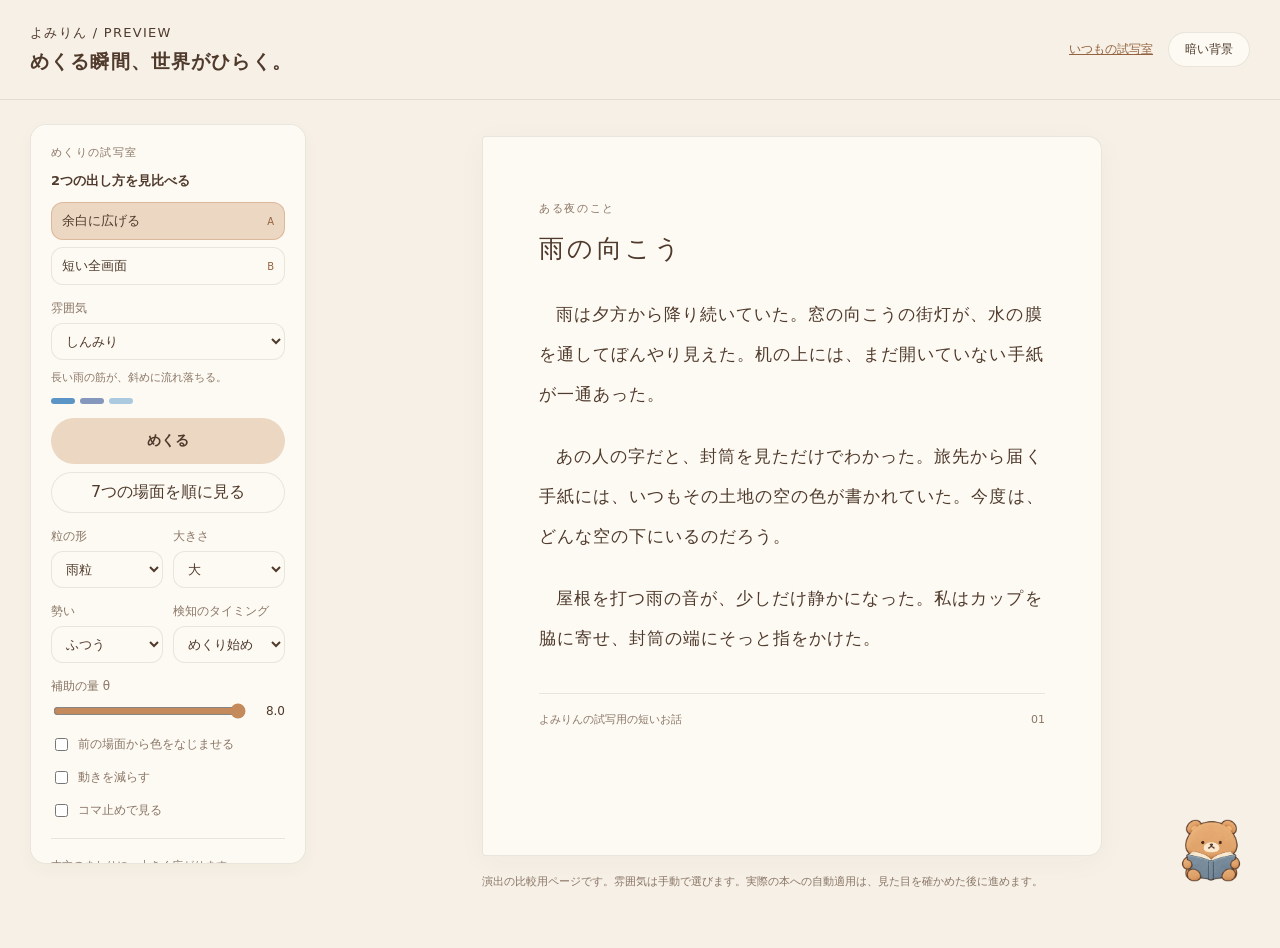
<file: tools/preview/turn/index.html>
<!doctype html>
<html lang="ja">
<head>
  <meta charset="utf-8">
  <meta name="viewport" content="width=device-width, initial-scale=1">
  <title>よみりん · めくりの試写室</title>
  <style>
    :root{--bg:#f6f0e6;--paper:#fdfaf3;--ink:#4f3a2c;--muted:#8a7666;--line:#4f3a2c1c;--accent:#94623f;--soft:#ecd7c3;color-scheme:light;font-family:'Hiragino Maru Gothic ProN','Zen Maru Gothic',system-ui,sans-serif;color:var(--ink)}
    *{box-sizing:border-box}body{margin:0;background:var(--bg);color:var(--ink)}button,select,input{font:inherit}button,a,select,input{touch-action:manipulation}button,select{color:var(--ink);border:1px solid var(--line);background:var(--paper);border-radius:12px;padding:9px 10px}button{cursor:pointer}button:hover{background:var(--soft)}button:focus-visible,a:focus-visible,select:focus-visible,input:focus-visible{outline:2px solid #6b8fba;outline-offset:3px}a{color:var(--accent)}
    header{position:relative;z-index:30;display:flex;justify-content:space-between;align-items:center;gap:20px;padding:24px 30px;border-bottom:1px solid var(--line);background:var(--bg)}.brand{font-size:13px;letter-spacing:.1em}h1{font-size:19px;font-weight:600;letter-spacing:.06em;margin:7px 0 0}.header-actions{display:flex;align-items:center;gap:15px;font-size:12px}.header-actions button{border-radius:999px;padding:8px 16px}
    .layout{display:grid;grid-template-columns:276px 1fr;gap:28px;padding:24px 30px 40px;align-items:start}.controls{position:sticky;top:20px;z-index:30;background:var(--paper);border:1px solid var(--line);border-radius:16px;padding:20px;box-shadow:0 6px 18px #4f3a2c08}.eyebrow{font-size:11px;letter-spacing:.12em;color:var(--muted);margin:0 0 12px}h2{font-size:13px;font-weight:600;margin:0 0 12px}.modes{display:grid;gap:7px}.modes button{text-align:left;display:flex;align-items:center;justify-content:space-between;font-size:13px}.modes button[aria-pressed=true]{background:var(--soft);border-color:#c58a5c66}.mode-mark{font-size:10px;color:var(--accent)}.field{display:block;margin-top:15px;font-size:12px;color:var(--muted)}.field select{display:block;width:100%;margin-top:6px;font-size:13px}.pair{display:grid;grid-template-columns:1fr 1fr;gap:10px}.range{display:flex;gap:9px;align-items:center;margin-top:6px}input[type=range]{width:100%;accent-color:#c58a5c;min-width:0}output{font-size:12px;font-variant-numeric:tabular-nums;min-width:28px;text-align:right;color:var(--ink)}.check{display:flex;align-items:center;gap:7px;font-size:12px;margin-top:14px;color:var(--muted)}input[type=checkbox]{accent-color:#c58a5c}.rule{height:1px;background:var(--line);margin:18px 0}.play{display:block;width:100%;border-radius:999px;padding:13px;background:var(--soft);border-color:transparent;font-weight:600;font-size:14px}.status{min-height:36px;font-size:11px;line-height:1.7;color:var(--muted);margin:10px 0 0}.freeze-panel{margin-top:10px}.freeze-panel[hidden]{display:none}.swatches{display:flex;gap:5px;margin-top:10px}.swatches i{width:24px;height:6px;border-radius:99px}.hint{font-size:11px;color:var(--muted);line-height:1.8;margin:0}
    .reading{min-width:0;padding:12px 24px 0}.book{max-width:620px;margin:0 auto;min-height:720px;padding:64px 56px 60px;background:var(--paper);box-shadow:0 6px 30px #4f3a2c09;border:1px solid var(--line);border-radius:4px 14px 14px 4px}.chapter{font-size:11px;letter-spacing:.15em;color:var(--muted);margin:0 0 16px}.book h2{font-size:25px;font-weight:500;letter-spacing:.13em;margin-bottom:30px}.prose{font-family:'Hiragino Mincho ProN','Yu Mincho',serif;font-size:17px;line-height:2.35;letter-spacing:.06em}.prose p{margin:0 0 1.3em;text-indent:1em}.folio{display:flex;align-items:center;justify-content:space-between;margin-top:34px;padding-top:18px;border-top:1px solid var(--line);font-size:11px;color:var(--muted)}.reading-note{max-width:620px;margin:16px auto;font-size:11px;line-height:1.8;color:var(--muted)}canvas{position:fixed;inset:0;width:100vw;height:100vh;pointer-events:none;z-index:20}.bear{position:fixed;right:26px;bottom:18px;width:86px;pointer-events:none;z-index:10;opacity:.95}
    body.dark{--bg:#20242b;--paper:#2a2e35;--ink:#e7ddd0;--muted:#b3a79a;--line:#e7ddd01b;--accent:#dbb38e;--soft:#4c4037;color-scheme:dark}
    .controls{max-height:calc(100vh - 160px);overflow:auto;scrollbar-width:thin}
    @media(max-width:650px){.controls{max-height:none;overflow:visible}}
    @media(max-width:900px){.layout{grid-template-columns:240px 1fr;padding:20px 18px;gap:16px}.controls{padding:16px}.reading{padding:0}.book{padding:44px 28px}.prose{font-size:16px}.bear{display:none}}
    @media(max-width:650px){header{padding:20px;align-items:start}.header-actions{flex-direction:column;gap:9px;align-items:end}.layout{display:flex;flex-direction:column;padding:16px}.controls{position:relative;top:0;width:100%}.modes{grid-template-columns:1fr 1fr}.reading{width:100%}.book{min-height:640px;padding:38px 26px}.prose{font-size:16px}.controls .pair{gap:12px}.header-actions a{font-size:10px}}
  </style>
</head>
<body>
  <header><div><div class="brand">よみりん / PREVIEW</div><h1>めくる瞬間、世界がひらく。</h1></div><div class="header-actions"><a href="../">いつもの試写室</a><button id="theme" type="button" aria-pressed="false">暗い背景</button></div></header>
  <main class="layout">
    <aside class="controls" aria-label="演出の設定">
      <p class="eyebrow">めくりの試写室</p><h2>2つの出し方を見比べる</h2>
      <div class="modes" role="group" aria-label="出し方"><button type="button" data-mode="edge" aria-pressed="true">余白に広げる <span class="mode-mark">A</span></button><button type="button" data-mode="full" aria-pressed="false">短い全画面 <span class="mode-mark">B</span></button></div>
      <label class="field">雰囲気<select id="mood"></select></label><p id="motion-note" class="hint" style="margin-top:8px"></p><div id="swatches" class="swatches" aria-hidden="true"></div>
      <div class="quick-actions" style="margin-top:14px"><button id="play" class="play" type="button">めくる</button><button id="tour" type="button" style="width:100%;margin-top:8px;border-radius:999px" aria-pressed="false">7つの場面を順に見る</button></div>
      <div class="pair"><label class="field">粒の形<select id="motif"></select></label><label class="field">大きさ<select id="size"><option value="small">小</option><option value="medium">中</option><option value="large" selected>大</option></select></label></div>
      <div class="pair"><label class="field">勢い<select id="energy"><option value="0">静か</option><option value="1" selected>ふつう</option><option value="2">にぎやか</option></select></label><label class="field">検知のタイミング<select id="timing"><option value="early">めくり始め</option><option value="late">本文の表示後</option></select></label></div>
      <label class="field" for="theta">補助の量 θ</label><div class="range"><input id="theta" type="range" min="0" max="8" step=".5" value="8"><output id="theta-out" for="theta">8.0</output></div>
      <label class="check"><input type="checkbox" id="blend">前の場面から色をなじませる</label><label class="check"><input type="checkbox" id="reduced">動きを減らす</label><label class="check"><input type="checkbox" id="freeze">コマ止めで見る</label>
      <div id="freeze-panel" class="freeze-panel" hidden><div class="range"><input id="time" type="range" min="0" max="1800" step="10" value="180" aria-label="演出の時刻"><output id="time-out">180 ms</output></div></div>
      <div class="rule"></div><p id="status" class="status" role="status">本文のまわりに、大きく広がります。</p>
      <p class="hint">色だけでなく、風・雨・渦・光の動きを比べられます。色のなじませ方も選べます。<br>Space / → でもめくれます。</p>
    </aside>
    <div class="reading">
      <article class="book" id="book"><p class="chapter" id="chapter">ある夜のこと</p><h2 id="title">雨の向こう</h2><div class="prose" id="prose"></div><footer class="folio"><span>よみりんの試写用の短いお話</span><span id="page">01</span></footer></article>
      <p class="reading-note">演出の比較用ページです。雰囲気は手動で選びます。実際の本への自動適用は、見た目を確かめた後に進めます。</p>
    </div>
  </main>
  <img class="bear" src="../../../extension/assets/bear/read.webp" alt="" draggable="false">
  <canvas id="turn-canvas" aria-hidden="true" data-phase="clear"></canvas>
  <script type="module" src="./preview.js"></script>
</body>
</html>
</file>
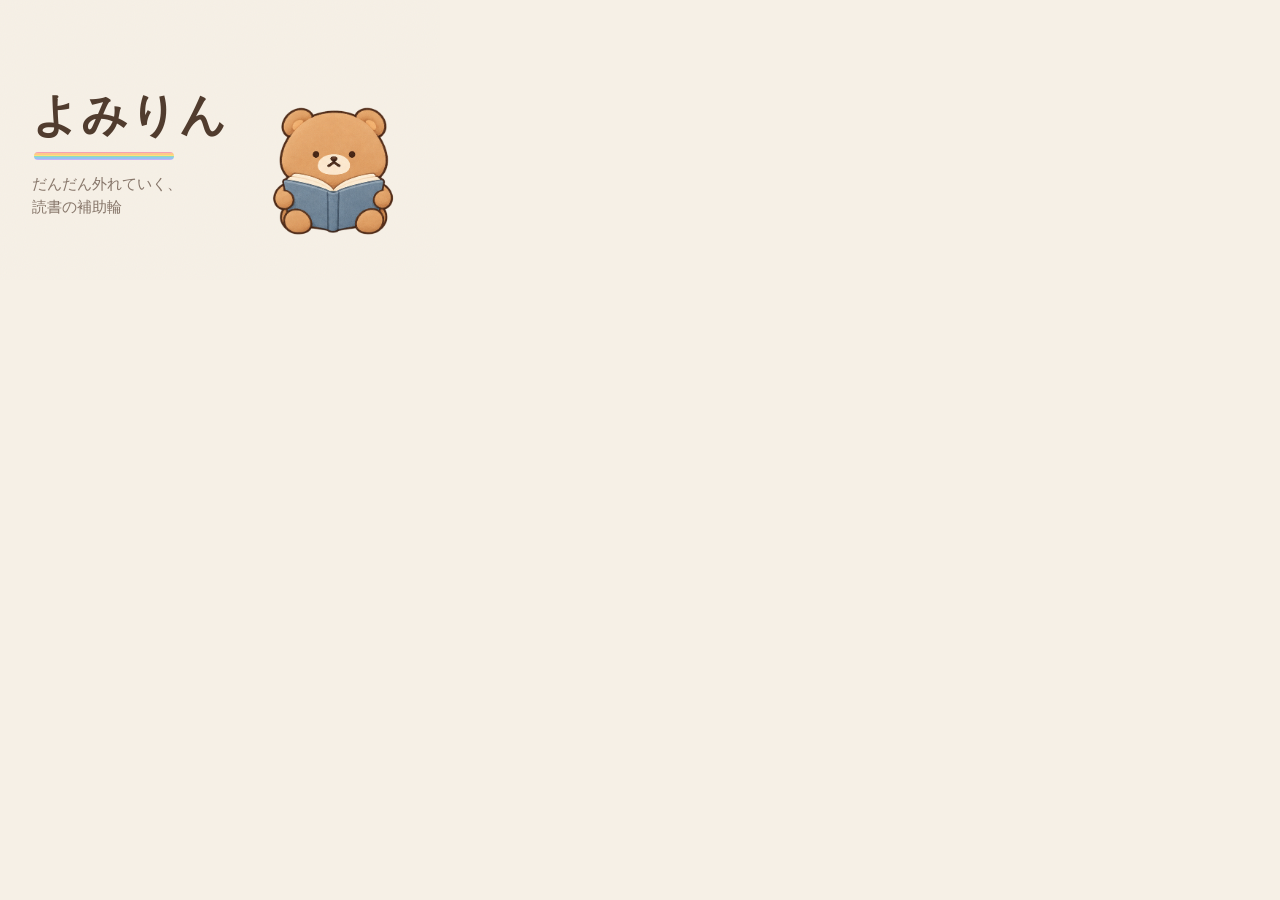
<file: docs/store/tools/promo.html>
<!doctype html>
<!--
  ストアのタイル(小さいプロモーション タイル 440×280・マーキー 1400×560)。絵は拡張の中のくまと、よみりんの話のコマ。
  色と字は docs/style.md(静の紙と茶のインク、動のパステルは虹の線と光の筋にだけ)。撮り方は README.md。
    ?size=small   … 440×280
    ?size=marquee … 1400×560
-->
<html lang="ja">
  <head>
    <meta charset="utf-8" />
    <title>よみりん — タイル</title>
    <style>
      :root {
        --bg: #f6f0e6;
        --ink: #4f3a2c;
        --muted: rgba(79, 58, 44, 0.68);
        --rainbow: linear-gradient(#f7a1b4 0 16.6%, #ffc98a 0 33.3%, #ffe27a 0 50%, #8fdcc0 0 66.6%, #94c6f0 0 83.3%, #c4b2fb 0);
      }
      * {
        margin: 0;
        box-sizing: border-box;
      }
      html,
      body {
        overflow: hidden;
      }
      body {
        position: relative;
        background: var(--bg);
        color: var(--ink);
        font-family: 'Hiragino Maru Gothic ProN', 'Zen Maru Gothic', 'M PLUS Rounded 1c', 'Hiragino Sans', sans-serif;
      }
      /* ごく薄い紙のノイズ(不透明度 .03) */
      body::after {
        content: '';
        position: absolute;
        inset: 0;
        opacity: 0.03;
        background-image: url("data:image/svg+xml;utf8,<svg xmlns='http://www.w3.org/2000/svg' width='160' height='160'><filter id='n'><feTurbulence type='fractalNoise' baseFrequency='.9' numOctaves='2' stitchTiles='stitch'/></filter><rect width='160' height='160' filter='url(%23n)'/></svg>");
        pointer-events: none;
      }
      img {
        position: absolute;
        display: block;
      }
      .title {
        position: absolute;
        font-weight: 700;
        letter-spacing: 0.04em;
        line-height: 1;
      }
      .rainbow {
        position: absolute;
        background: var(--rainbow);
        border-radius: 999px;
      }
      .tag {
        position: absolute;
        font-weight: 500;
        line-height: 1.55;
      }
      /* 光の筋(フィーバーの名残り)。パステルの円錐グラデーションを淡く */
      .rays {
        position: absolute;
        border-radius: 50%;
        background: repeating-conic-gradient(from 8deg, #f7a1b4 0 7deg, transparent 7deg 30deg, #ffe27a 30deg 37deg, transparent 37deg 60deg, #94c6f0 60deg 67deg, transparent 67deg 90deg);
        -webkit-mask: radial-gradient(closest-side, #000 20%, transparent);
        mask: radial-gradient(closest-side, #000 20%, transparent);
        opacity: 0.32;
      }

      /* 小さいプロモーション タイル 440×280 */
      .small {
        width: 440px;
        height: 280px;
      }
      .small .title {
        left: 32px;
        top: 92px;
        font-size: 46px;
      }
      .small .rainbow {
        left: 34px;
        top: 152px;
        width: 140px;
        height: 8px;
      }
      .small .tag {
        left: 32px;
        top: 172px;
        font-size: 15px;
        color: var(--muted);
      }

      /* マーキー 1400×560 */
      .marquee {
        width: 1400px;
        height: 560px;
      }
      .marquee .title {
        left: 110px;
        top: 168px;
        font-size: 120px;
      }
      .marquee .rainbow {
        left: 114px;
        top: 320px;
        width: 330px;
        height: 18px;
      }
      .marquee .tag {
        left: 110px;
        top: 366px;
        font-size: 30px;
        color: var(--muted);
      }
    </style>
  </head>
  <body>
    <script>
      const A = '../../../extension/assets/';
      const size = new URLSearchParams(location.search).get('size') === 'marquee' ? 'marquee' : 'small';
      document.body.className = size;
      const add = (html) => document.body.insertAdjacentHTML('beforeend', html);
      const img = (src, style) => add(`<img src="${A}${src}.webp" alt="" style="${style}">`);
      if (size === 'small') {
        img('bear/read', 'right: 18px; bottom: 44px; height: 130px;');
        add('<div class="title">よみりん</div><div class="rainbow"></div><div class="tag">だんだん外れていく、<br>読書の補助輪</div>');
      } else {
        // 絵はどれも元の大きさの 1.2 倍(大きく伸ばすとぼやける。くまの大きさもそろう)
        const k = 1.2;
        add('<div class="rays" style="left: 650px; top: -200px; width: 960px; height: 960px;"></div>');
        img('story/balloons-3', `left: 1150px; top: 46px; height: ${210 * k}px;`);
        img('bear/read', `left: 760px; bottom: 80px; height: ${180 * k}px;`);
        img('story/pancakes-5', `left: 1080px; bottom: 80px; height: ${198 * k}px;`);
        add('<div class="title">よみりん</div><div class="rainbow"></div><div class="tag">Google Play ブックスの読書に、<br>だんだん外れていく補助輪。</div>');
      }
      Promise.all([...document.images].map((i) => i.decode().catch(() => {}))).then(() => (document.title = 'ready'));
    </script>
  </body>
</html>
</file>
<file: tools/preview/atmosphere/style.css>
:root{color-scheme:light;--bg:#f6f0e6;--paper:#fdfaf3;--ink:#4f3a2c;--muted:#867566;--line:#4f3a2c1a;--accent:#94623f;font-family:'Hiragino Maru Gothic ProN','Hiragino Sans',sans-serif;color:var(--ink);background:var(--bg)}
*{box-sizing:border-box}body{margin:0}button,select,input{font:inherit}button,select{color:inherit}button{cursor:pointer;border:1px solid var(--line);background:transparent;border-radius:999px;padding:11px 18px;font-size:12px}button:hover:not(:disabled){background:#ecd7c35c}button:disabled{cursor:default;opacity:.35}button:focus-visible,a:focus-visible,select:focus-visible,input:focus-visible,summary:focus-visible{outline:2px solid #6b8fba;outline-offset:4px}a{color:inherit;text-decoration:none}[hidden]{display:none!important}.top{margin:0 42px;padding:23px 0;display:flex;align-items:center;justify-content:space-between;border-bottom:1px solid var(--line);position:relative;z-index:10}.brand{font-size:18px;letter-spacing:.09em}.brand span{font-size:10px;color:var(--muted);margin-left:18px;letter-spacing:.12em}.top button{border:0;color:var(--muted)}.top button span{margin-left:16px}
#settings{position:relative;z-index:10;margin:14px auto 0;max-width:900px;padding:20px 28px;background:var(--paper);border:1px solid var(--line);border-radius:16px;display:flex;align-items:center;flex-wrap:wrap;gap:18px 28px;font-size:12px}#settings>div{flex:1;min-width:150px}label{display:block;color:var(--muted);font-size:11px;line-height:1.6}select{width:100%;margin-top:6px;border:1px solid var(--line);border-radius:8px;padding:7px;background:var(--paper);font-size:12px}input[type=range]{width:100%;accent-color:#b98b65}output{float:right;font-variant-numeric:tabular-nums}.check{display:flex;align-items:center;gap:6px}input[type=checkbox]{accent-color:#b98b65}#settings p{width:100%;margin:0;color:var(--muted);font-size:10px;line-height:1.7}
main{max-width:740px;margin:0 auto;padding:40px 20px 24px}.intro{text-align:center;margin-bottom:30px}.eyebrow{font-size:10px;letter-spacing:.24em;color:var(--accent)}h1{font-family:'Hiragino Mincho ProN','Yu Mincho',serif;font-size:25px;font-weight:500;letter-spacing:.1em;margin:15px 0 10px}.intro p{font-size:11px;letter-spacing:.12em;color:var(--muted);margin:0}.reader-wrap{position:relative}.side-note{position:absolute;right:calc(100% + 40px);top:36px;writing-mode:vertical-rl;display:flex;align-items:center;gap:20px;white-space:nowrap;font-size:11px;color:#9c8b7a;letter-spacing:.2em}.side-note i{height:38px;width:1px;background:var(--line)}article{position:relative;border:1px solid var(--line);background:var(--paper);border-radius:3px 13px 13px 3px;padding:28px 54px 24px;box-shadow:0 6px 28px #4f3a2c06;min-height:460px}.book-meta{display:flex;justify-content:space-between;font-size:10px;color:var(--muted);letter-spacing:.18em;margin-bottom:24px}#folio{font-variant-numeric:tabular-nums}#prose{font-family:'Hiragino Mincho ProN','Yu Mincho',serif;font-size:16px;line-height:2.15;letter-spacing:.065em}#prose p{margin:0 0 1em;text-indent:1em}#prose p:last-child{margin-bottom:0}article footer{font-size:9px;color:var(--muted);border-top:1px solid var(--line);padding-top:16px;margin-top:25px;letter-spacing:.03em}.reading-controls{display:flex;align-items:center;justify-content:space-between;gap:12px;margin-top:20px;position:relative;z-index:10}.reading-controls .primary{background:#ecd7c3;border-color:transparent;padding:14px 25px;font-size:13px}.primary span{margin-left:24px}#position{font-size:10px;color:var(--muted);font-variant-numeric:tabular-nums}.afterglow{margin-top:24px;border-top:1px solid var(--line);padding-top:13px;position:relative;z-index:10}.afterglow-top{display:flex;align-items:center;justify-content:space-between;gap:12px;font-size:11px;color:var(--muted);min-height:32px}.afterglow-top button{font-size:10px;padding:7px 0;border:0}details{font-size:10px;color:var(--muted);line-height:1.8;margin-top:8px}summary{cursor:pointer;width:max-content}#source{margin:12px 0;max-width:570px}#scrub{display:flex;align-items:center;gap:14px;margin-top:8px}#scrub output{white-space:nowrap}details .check{font-size:10px}.keyboard{text-align:center;font-size:9px;color:var(--muted);letter-spacing:.09em;margin:25px 0 0}#end{text-align:center;padding:70px 0;font-size:12px;line-height:2}.end-title{font-family:serif;font-size:23px;letter-spacing:.15em}#end button{margin-top:24px}.fx{position:fixed;inset:0;pointer-events:none;z-index:5;overflow:hidden}.fx svg{display:block;width:100%;height:100%}.fx *{pointer-events:none}#fx-flash{z-index:6}
@media(min-width:1600px){main{padding-top:55px}.intro{margin-bottom:38px}article{padding:36px 62px}#prose{font-size:17px}}
@media(max-width:900px){.side-note{display:none}.top{margin:0 24px}main{padding-top:30px}#settings{margin:12px 20px 0}}
@media(max-width:520px){.top{margin:0 18px;padding:15px 0}.brand{font-size:16px}.brand span{margin-left:10px;font-size:9px}.top button{padding:8px;font-size:10px}main{padding:25px 16px 20px}h1{font-size:20px;letter-spacing:.04em}.intro{margin-bottom:22px}article{padding:24px 23px 20px;min-height:420px}#prose{font-size:15px;line-height:2.05}.reading-controls .primary{padding:13px 17px;font-size:12px}.primary span{margin-left:10px}.reading-controls>button{padding:10px 9px}.afterglow-top{align-items:flex-start;font-size:10px}#status{max-width:65%;line-height:1.8}.keyboard{margin-top:20px}}
</file>
<file: tools/preview/pancakes/style.css>
:root{color-scheme:light;--bg:#f6f0e6;--paper:#fdfaf3;--ink:#4f3a2c;--muted:#897462;--line:#4f3a2c1c;--accent:#ecd7c3;font-family:'Hiragino Maru Gothic ProN','Hiragino Sans',sans-serif;color:var(--ink);background:var(--bg)}*{box-sizing:border-box}body{margin:0}header{max-width:1280px;margin:auto;padding:25px 40px;display:flex;justify-content:space-between;align-items:center;border-bottom:1px solid var(--line)}a{color:inherit;text-decoration:none}.brand{font-size:21px;font-weight:650;letter-spacing:.08em}.brand small{font-size:11px;font-weight:400;margin-left:16px}.edition,.eyebrow{font-size:10px;letter-spacing:.18em;color:var(--muted)}main{max-width:1120px;margin:auto;padding:36px 32px 24px}.intro{text-align:center}.eyebrow{color:#94623f}h1{font-family:'Hiragino Mincho ProN','Yu Mincho',serif;font-weight:500;font-size:36px;letter-spacing:.13em;margin:12px 0}.intro p{font-size:13px;color:var(--muted);margin:0}.toolbar{display:flex;justify-content:center;margin:26px auto 0;gap:4px;border:1px solid var(--line);border-radius:30px;width:max-content;padding:4px}button,select{font:inherit;color:inherit}button{cursor:pointer;border:1px solid transparent;background:transparent;padding:12px 22px;border-radius:30px;font-size:12px}button:hover{background:#eadfce}button:disabled{opacity:.4;cursor:default}button[aria-pressed=true]{background:var(--paper);box-shadow:0 1px 4px #4f3a2c0c}button:focus-visible,select:focus-visible,summary:focus-visible{outline:2px solid #6b8fba;outline-offset:4px}.primary{background:var(--accent);min-width:200px;padding:16px 26px}.quiet{color:var(--muted)}#layout{position:relative;max-width:1000px;margin:auto}.stage-wrap{position:relative;max-width:660px;margin:0 auto;height:360px}#stage{width:100%;height:100%}#stage svg{width:100%;height:100%;overflow:visible}.stage-baseline{position:absolute;bottom:22px;left:10%;right:10%;height:1px;background:linear-gradient(90deg,transparent,#94725324,transparent)}nav{display:flex;align-items:center;justify-content:center;gap:8px;margin-top:12px}#status{text-align:center;font-size:12px;color:var(--muted);min-height:18px;margin:18px 0 5px}details{max-width:650px;margin:0 auto;border-top:1px solid var(--line);padding:15px 0;font-size:12px;color:var(--muted)}summary{cursor:pointer;list-style:none}summary:before{content:'＋';margin-right:8px}details[open] summary:before{content:'−'}.settings-row{display:flex;justify-content:space-between;gap:12px;flex-wrap:wrap;margin-top:18px}select{font-size:12px;padding:7px;border:1px solid var(--line);border-radius:6px;background:var(--paper)}details p{line-height:1.8}.footnote{text-align:center;font-size:10px;letter-spacing:.06em;color:var(--muted);margin:14px}#paper{background:var(--paper);border:1px solid var(--line);border-radius:5px;padding:28px 40px;box-shadow:0 8px 35px #4f3a2c05}.book-meta{display:flex;justify-content:space-between;font-size:10px;color:var(--muted);margin-bottom:25px}#prose{font-family:'Hiragino Mincho ProN','Yu Mincho',serif;font-size:17px;line-height:2.25;min-height:260px}#prose p{margin:0 0 1em}footer{border-top:1px solid var(--line);padding-top:16px;margin-top:24px;font-size:10px;color:var(--muted)}body.reading .intro{display:none}body.reading .toolbar{margin-top:0;margin-bottom:26px}body.reading #layout{display:grid;grid-template-columns:minmax(0,650px) minmax(240px,1fr);gap:18px;align-items:end}body.reading .stage-wrap{width:100%;height:auto;aspect-ratio:500/440;position:sticky;bottom:40px;align-self:end}body.reading .stage-baseline{bottom:5%}body.reading #beat-picker{display:none}[hidden]{display:none!important}@media(max-width:700px){header{padding:20px}.edition{font-size:8px}main{padding:26px 15px}h1{font-size:28px}.stage-wrap{height:auto;aspect-ratio:500/440}nav{gap:0}button{padding:11px 12px}.primary{min-width:160px;padding:14px}body.reading #layout{display:flex;flex-direction:column;align-items:stretch}body.reading .stage-wrap{position:relative;width:230px;height:202px;align-self:flex-end;margin:-5px 0 0}#paper{padding:25px}#prose{font-size:16px;min-height:200px}.settings-row{display:block}.settings-row label{display:block;margin:12px 0}}
@media(max-height:650px) and (min-width:701px){header{padding:14px 32px}main{padding-top:14px}.eyebrow{display:none}h1{font-size:27px;margin:4px 0 8px}.intro p{font-size:11px}.toolbar{margin-top:14px}.toolbar button{padding:8px 16px}.stage-wrap{height:250px;max-width:490px}.stage-baseline{bottom:12px}nav{margin-top:4px}.primary{padding:12px 24px}#status{margin:12px 0 18px}body.reading .stage-wrap{max-width:280px}body.reading #prose{min-height:150px}}
@media(max-width:700px){body.reading .stage-wrap{bottom:auto}}

.replay-row{text-align:center;margin:0 0 18px}.replay-row button{font-size:11px;color:var(--muted);padding:6px 14px}#artwork{transform-origin:0 0}
</file>
